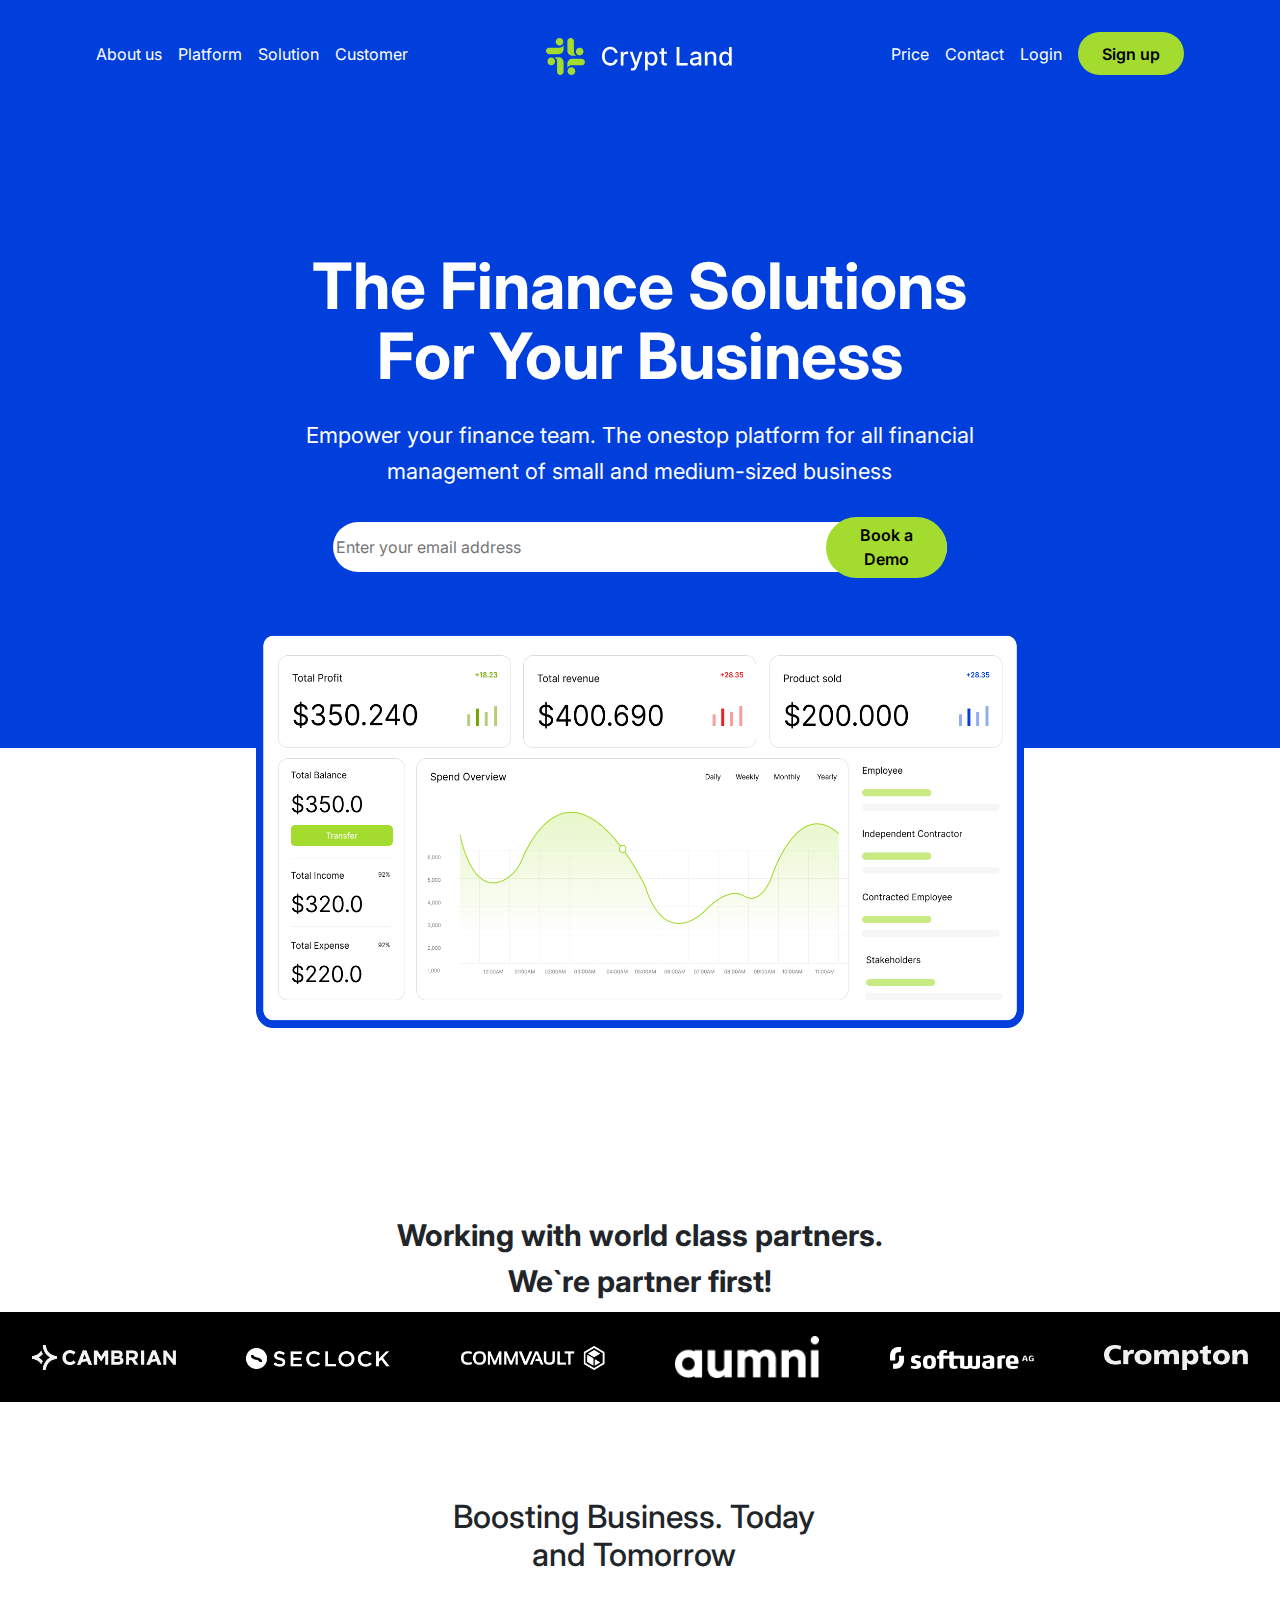
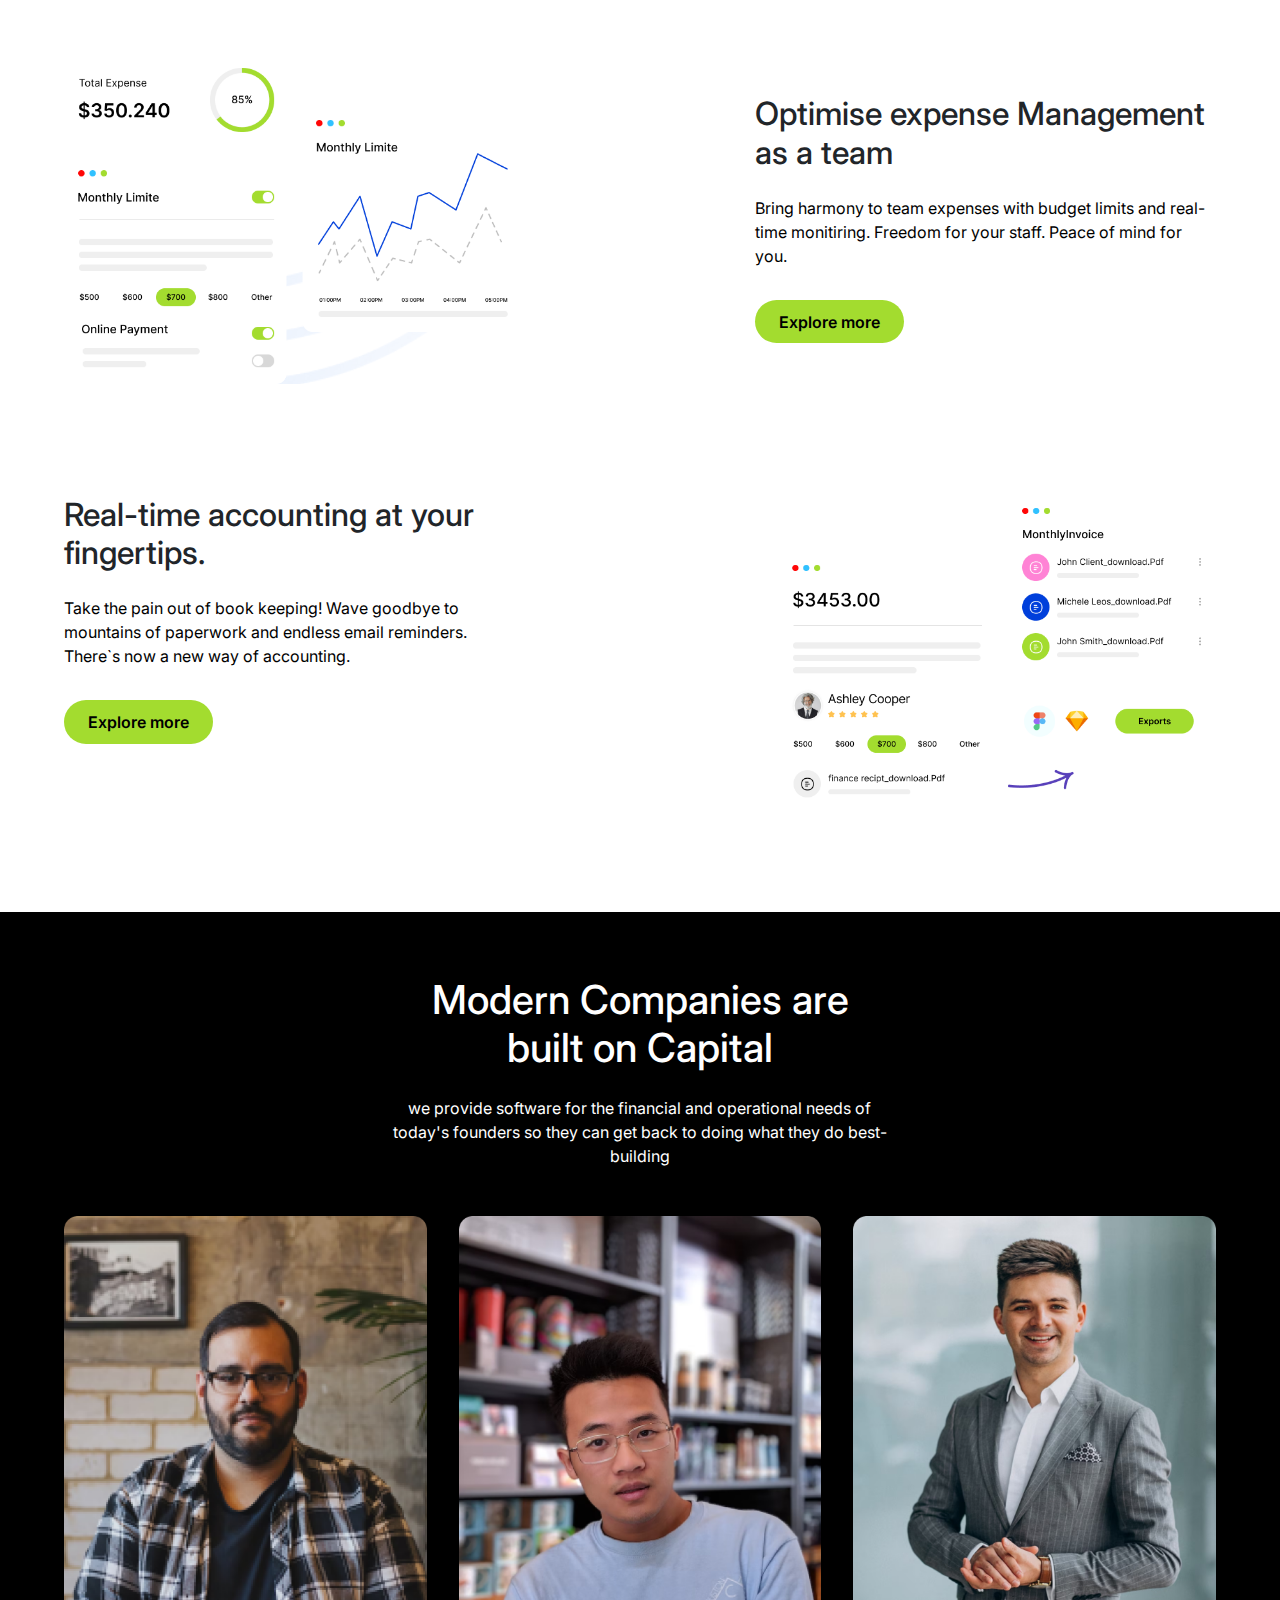
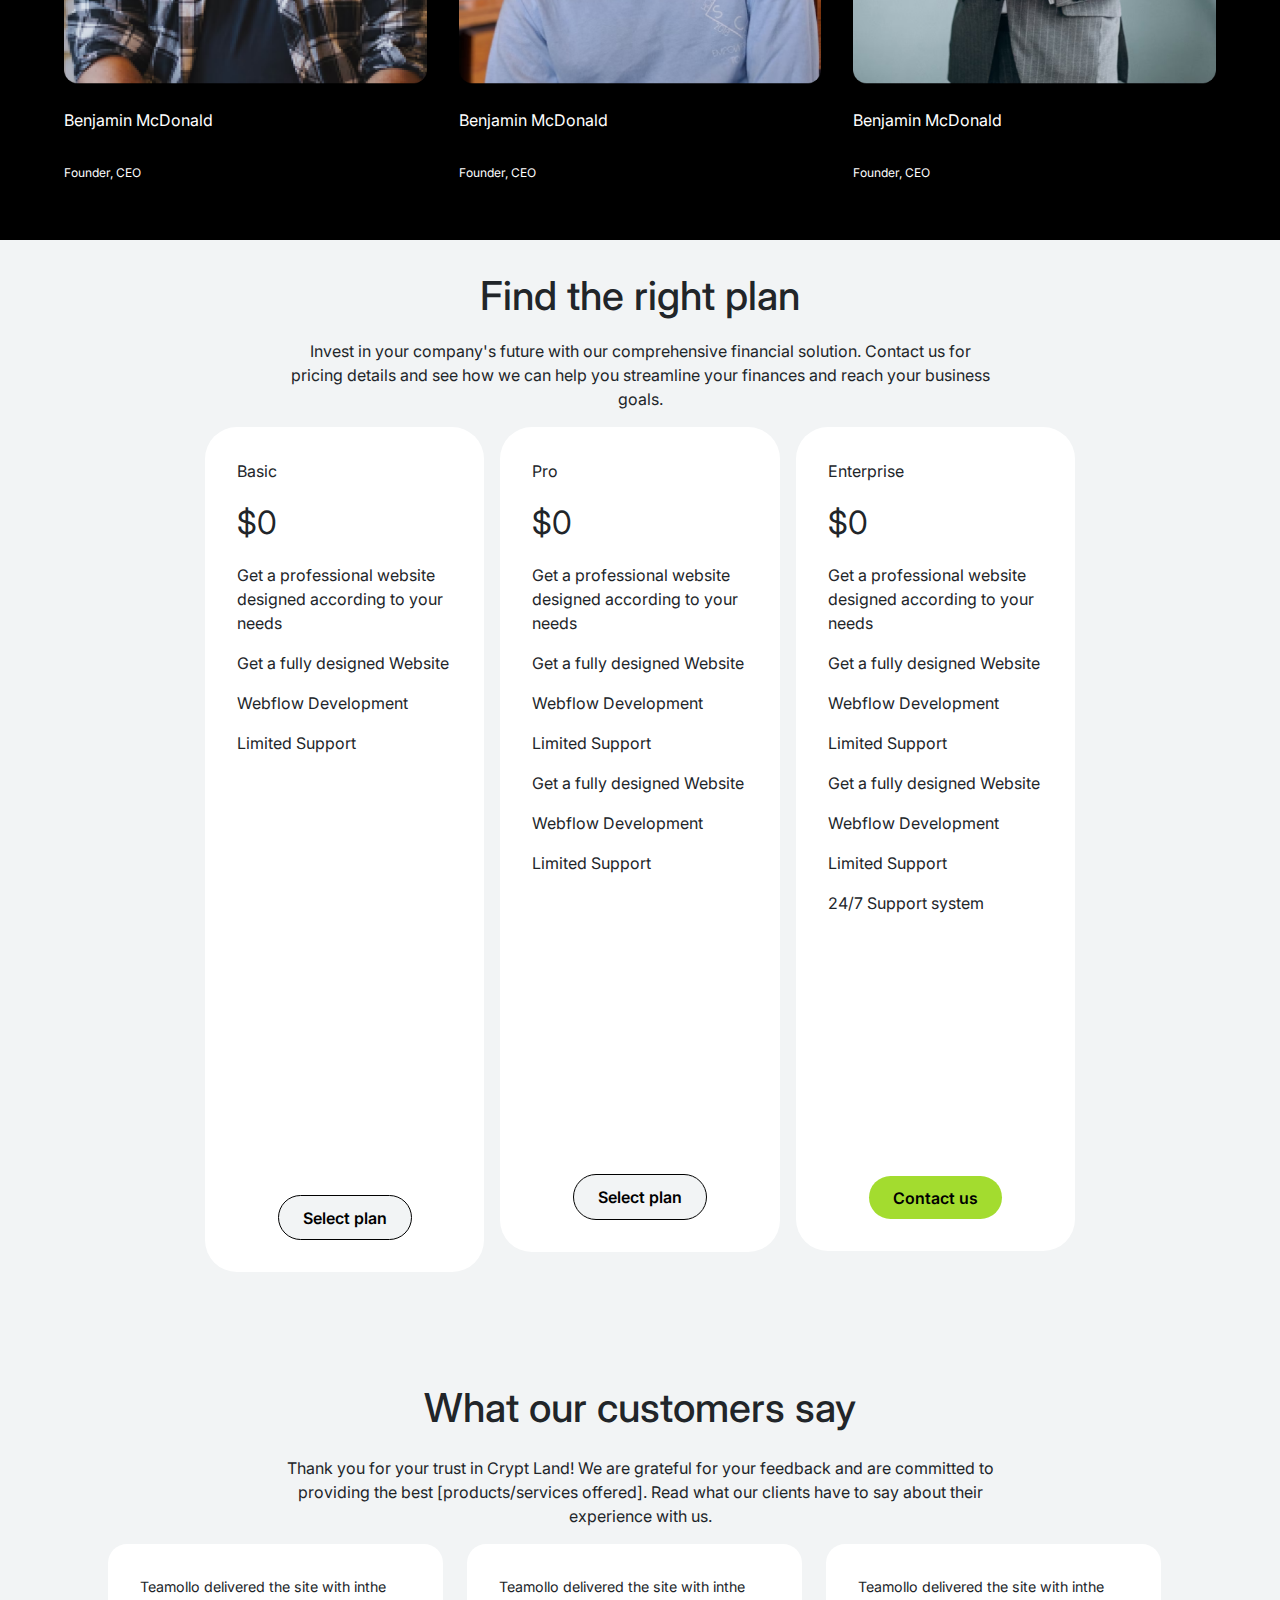
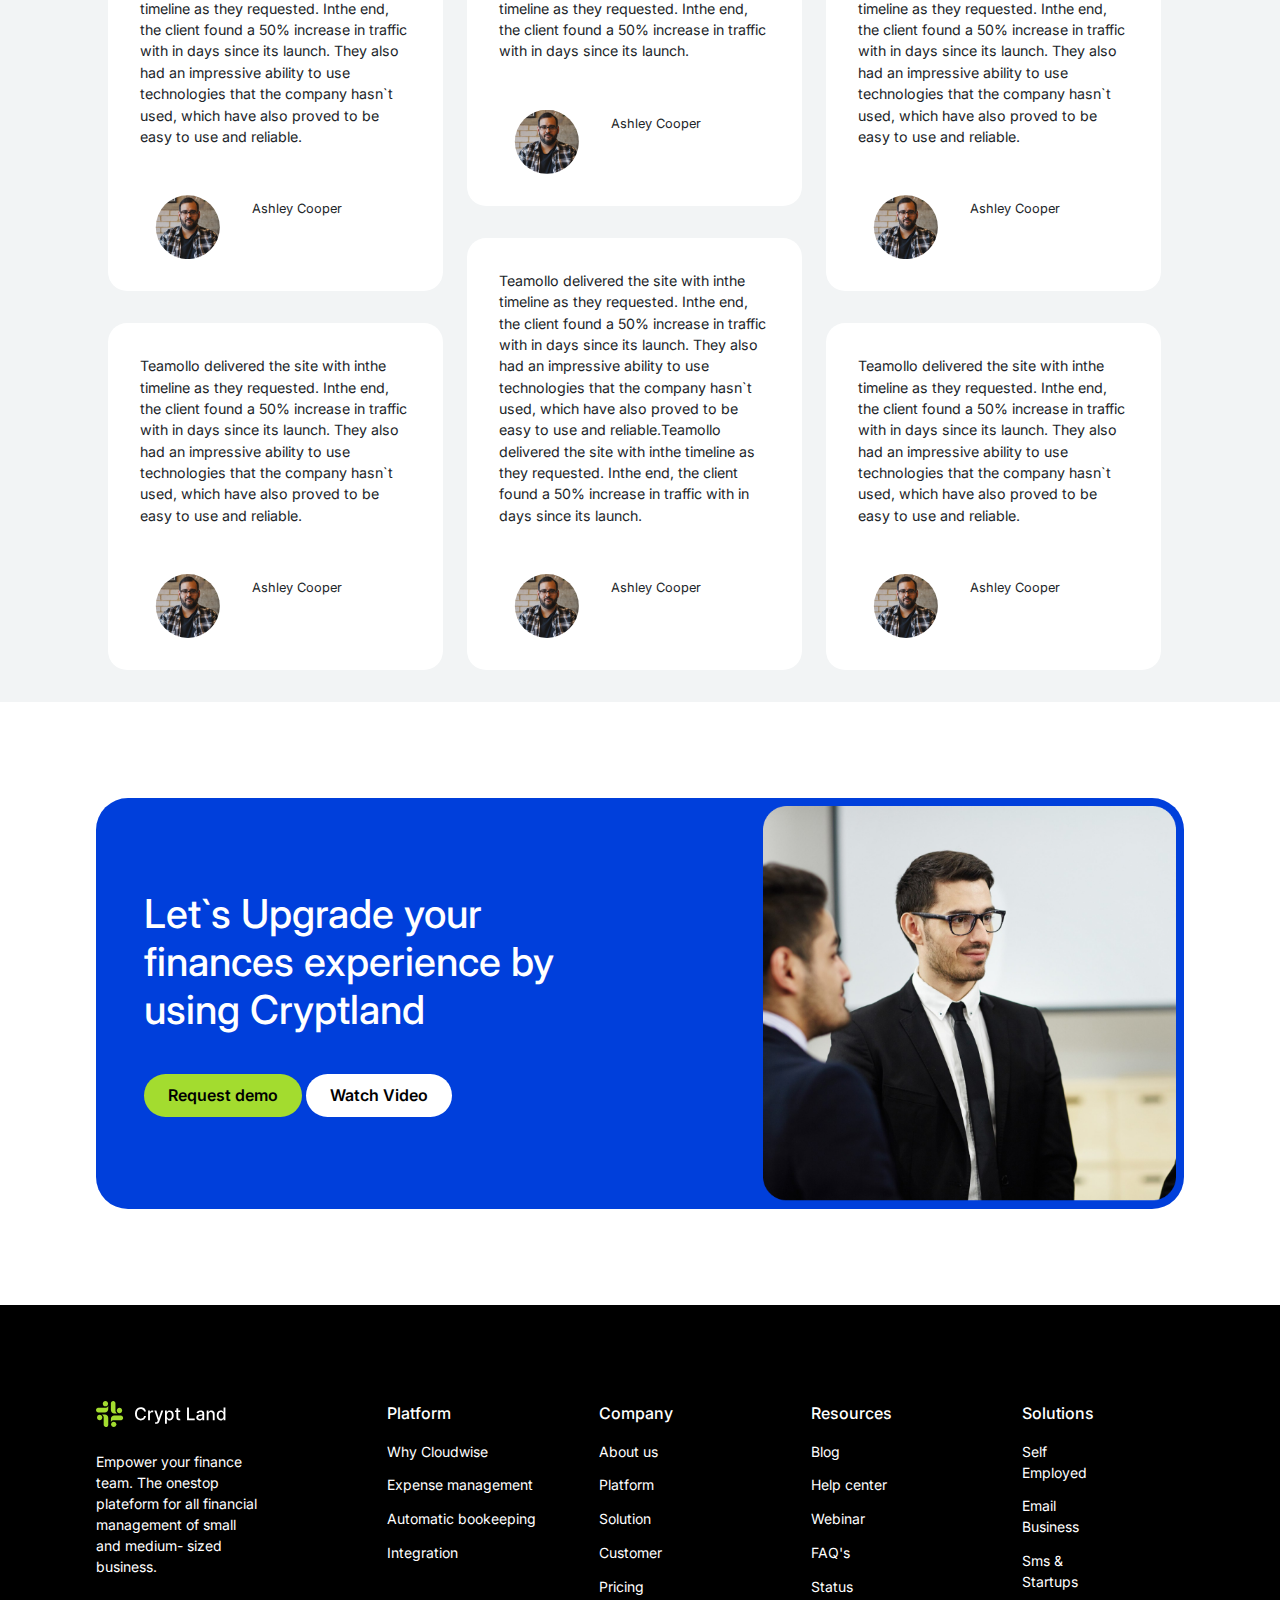
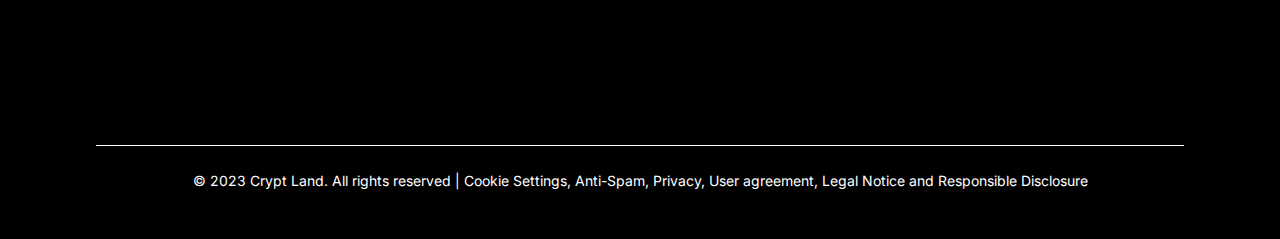
<file: index.html>
<!doctype html>
<html lang="en">
  <head>
    <meta charset="utf-8">
    <meta name="viewport" content="width=device-width, initial-scale=1">
    <title>CryptLand</title>
    <link href="https://cdn.jsdelivr.net/npm/bootstrap@5.3.3/dist/css/bootstrap.min.css" rel="stylesheet" integrity="sha384-QWTKZyjpPEjISv5WaRU9OFeRpok6YctnYmDr5pNlyT2bRjXh0JMhjY6hW+ALEwIH" crossorigin="anonymous">
    <link rel="stylesheet" href="./style.css">
    <link rel="stylesheet" href="https://cdnjs.cloudflare.com/ajax/libs/font-awesome/6.6.0/css/all.min.css" integrity="sha512-Kc323vGBEqzTmouAECnVceyQqyqdsSiqLQISBL29aUW4U/M7pSPA/gEUZQqv1cwx4OnYxTxve5UMg5GT6L4JJg==" crossorigin="anonymous" referrerpolicy="no-referrer" />
  </head>
  <body>
    <section class="header" style="background-color:#003FDB;">
      <div class="header-cont">
        <div class="left">
          

          <p>
            About us
          </p>
        
          <p>
            Platform
          </p>
        
          <p>
            Solution
          </p>
        
          <p>
            Customer
          </p>
        </div>

        <div class="center">
          <img src="./assets/logo.svg" alt="">
        </div>

        <div class="right">
          <p>
            Price
          </p>
        
          <p>
            Contact
          </p>
        
          <p>
            Login
          </p>
        
          <div class="signup">
            <button>Sign up</button>
          </div>
        </div>

        <div class="media"> 
          <div class="media-img">
            <img src="./assets/logo.svg" alt="">
          </div>
          
          <div class="burger">
            <i class="fa-solid fa-list"></i>
          </div>

          
        </div>
      </div>
    </section>

    <section class="hero">
      <div class="hero-ne">
        <div class="hero-section-container">
          <div class="hero-header">
            <h1 class="text-center">The Finance Solutions
              For Your Business</h1>
          </div>

          
          <div class="hero-paragraph">
            <p class="text-center">Empower your finance team. The onestop platform for all financial management of small and medium-sized business</p>
          </div>
  
          <div class="hero-form">
            <input type="text" placeholder="Enter your email address">
          
            <button>Book a Demo</button>
          </div>


          <div class="hero-form-2">
            <input type="text" placeholder=" Enter your email address">
          
            <button>Book a Demo</button>
          </div>
       
          </div>
        </div>
      </div>


      <div class="d"> 
        <div class="image">
          <img src="./assets/dashboard.png" alt="">
        </div>
      </div>
    </section>

    <section class="footer">
      <div class="footer-text">
        <h1>Working with world class partners.
          We`re partner first!</h1>
        
      </div>
      <div class='img-bg'>
       
          <div class="imgs">
            <img src="./assets/Component 59.png" alt="" class="img-fluid">
          </div>

          <div class="imgs">
            <img src="./assets/Component 60.png" alt="" class="img-fluid">
          </div>

          <div class="imgs">
            <img src="./assets/Component 61.png" alt="" class="img-fluid">
          </div>

          <div class="imgs">
            <img src="./assets/Component 57.png" alt="" class="img-fluid">
          </div>

          <div class="imgs">
            <img src="./assets/Component 55.png" alt="" class="img-fluid">
          </div>

          <div class="imgs">
            <img src="./assets/Component 56.png" alt="" class="img-fluid">
          </div>
        
      </div>
    </section>

    <section class="features">
      <div class="overall-cont">
        <div class="body-a">
          <div class="feat-head">
            <h2>Boosting Business. Today and Tomorrow</h2>
          </div>

          <div class="sides"> 
            <div class="right-image">
              <img src="./assets/right side.png" alt="">
            </div>

            <div class="left-feat">
              <div class="left-head">
                <h2>Optimise expense
                  Management as a team</h2>
              </div>

              <div class="left-para">
                <p>
                  Bring harmony to team expenses with budget limits and
real-time monitiring. Freedom for your staff. Peace of
mind for you.
                </p>
              </div>

              <div class="explore-more">
                <button>Explore more</button>
              </div>
            </div>
            
          </div>
        </div>

        <div class="body-b">
          <div class="right-feat">
            <div class="left-head">
              <h2>Real-time accounting
                at your fingertips.</h2>
            </div>

            <div class="left-para">
              <p>
                Take the pain out of book keeping! Wave goodbye to
mountains of paperwork and endless email reminders.
There`s now a new way of accounting.
              </p>
            </div>

            <div class="explore-more">
              <button>Explore more</button>
            </div>
          </div>
          
          <div class="body-b-img">
            <img src="./assets/image.png" alt="">
            </div>
          </div>
        </div>
      </div>
    </section>

    <section class="customerts">
      <div class="customerts-header-para">
        <div class="customerts-header">
          <h1>Modern Companies are built on Capital</h1>
        </div>
  
        <div class="customerts-para">
          <p>we provide software for the financial and operational needs of today's founders so they can get back to doing what they do best-building</p>
        </div>
      </div>

      <div class="customerts-img">
        <div class="img1">
            <div class="img">
              <img src="./assets/Rectangle 403.png" alt="">
            </div>

            <div class="text">
              <div class="p1">
                <p>
                  Benjamin McDonald
                </p>
              </div>
              <div class="p2">
                <p>
                  Founder, CEO
                </p>
              </div>
              
            </div>
        
        </div>

        <div class="img2">
            <div class="img">
              <img src="./assets/Rectangle 404.png" alt="">
            </div>
            <div class="text">
              <div class="p1">
                <p>
                  Benjamin McDonald
                </p>
              </div>
              <div class="p2">
                <p>
                  Founder, CEO
                </p>
              </div>
              
            </div>
        </div>
        <div class="img3">

            <div class="img">
              <img src="./assets/Rectangle 405.png" alt="">
            </div>

            <div class="text">
              <div class="p1">
                <p>
                  Benjamin McDonald
                </p>
              </div>
              <div class="p2">
                <p>
                  Founder, CEO
                </p>
              </div>
              
            </div>
        </div>

      
      </div>
    </section>
    
    <section class="overall-pricing">
      <div class="pricing">
        <div class="price-header">
          <div class="price-head">
            <h1>Find the right plan</h1>
          </div>
  
          <div class="price-para">
            <p>
              Invest in your company's future with our comprehensive financial solution. Contact us for pricing details
  and see how we can help you streamline your finances and reach your business goals.
            </p>
          </div>
        </div>

        <div class="pricing-cards">
          <div class="card1">
            <div class="card-info">
              <div class="card-para">
                <p>
                  Basic
                </p>
  
                <p class="p-bold">
                  $0
                </p>
  
                <p>
                  Get a professional website designed according to your needs
                </p>
  
                <p>
                  Get a fully designed Website
                </p>
  
                <p>
                  Webflow Development
                </p>
  
                <p>
                  Limited Support
                </p>
              </div>
            
              <div class="card-button">
                <button>Select plan</button>
              </div>

            </div>
          </div>

          <div class="card2">
            <div class="card-info">
              <div class="card-para">
                <p>
                  Pro
                </p>
  
                <p class="p-bold">
                  $0
                </p>
  
                <p>
                  Get a professional website designed according to your needs
                </p>
  
                <p>
                  Get a fully designed Website
                </p>
  
                <p>
                  Webflow Development
                </p>
  
                <p>
                  Limited Support
                </p>

                <p>
                  Get a fully designed Website
                </p>
  
                <p>
                  Webflow Development
                </p>
  
                <p>
                  Limited Support
              </div>
            
              <div class="card2-button">
                <button>Select plan</button>
              </div>
            </div>
          </div>

          <div class="card3">
            <div class="card-info">
              <div class="card-para">
                <p>
                  Enterprise
                </p>
  
                <p class="p-bold">
                  $0
                </p>
  
                <p>
                  Get a professional website designed according to your needs
                </p>
  
                <p>
                  Get a fully designed Website
                </p>
  
                <p>
                  Webflow Development
                </p>
  
                <p>
                  Limited Support
                </p>
                
                <p>
                  Get a fully designed Website
                </p>
  
                <p>
                  Webflow Development
                </p>
  
                <p>
                  Limited Support
                </p>

                <p>
                  24/7 Support system
                </p>
              </div>
            
              <div class="card3-button">
                <button>Contact us</button>
              </div>
            </div>
            </div>
          </div>
        </div>
      </div>
    </section>

    <section class="testimonials">
      <div class="testimonial-header">
        <div class="test-head">
          <h1>What our customers say</h1>
        </div>

        <div class="test-para">
          <p>Thank you for your trust in Crypt Land! We are grateful for your feedback and are committed to providing the best [products/services offered]. Read what our clients have to say about their experience with us.</p>
        </div>
        <div class="testimonial-cards container-fluid">
          <div class="row">
            <div class="col-4 first-col">

              <div class="test-card1">
                <div class="test-card1-p"> 
                  <p>
                    Teamollo delivered the site with inthe timeline as they requested. Inthe end, the client found a 50% increase in traffic with in days since its launch. They also had an impressive ability to use technologies that the company hasn`t used, which have also proved to be easy to use and reliable.
                  </p>
                </div>

                <div class="test-card1-image">
                  <div class="round-image">
                    
                  </div>

                  <div class="name-star">
                    <p>Ashley Cooper</p>
                    <p><i class="fa-regular fa-star"></i>
                      <i class="fa-regular fa-star"></i>
                      <i class="fa-regular fa-star"></i>
                      <i class="fa-regular fa-star"></i>
                      <i class="fa-regular fa-star"></i></p>
                  </div>

                </div>
              </div>

              <div class="test-card2">
                <div class="test-card1-p"> 
                  <p>
                    Teamollo delivered the site with inthe timeline as they requested. Inthe end, the client found a 50% increase in traffic with in days since its launch. They also had an impressive ability to use technologies that the company hasn`t used, which have also proved to be easy to use and reliable.
                  </p>
                </div>

                <div class="test-card1-image">
                  <div class="round-image">
                    
                  </div>

                  <div class="name-star">
                    <p>Ashley Cooper</p>
                    <p><i class="fa-regular fa-star"></i>
                      <i class="fa-regular fa-star"></i>
                      <i class="fa-regular fa-star"></i>
                      <i class="fa-regular fa-star"></i>
                      <i class="fa-regular fa-star"></i></p>
                  </div>

                </div>
              </div>

            </div>

            <div class="col-4 sec-col">
              
              <div class="test-card1-a">
                <div class="test-card1-p"> 
                  <p>
                    Teamollo delivered the site with inthe timeline as they requested. Inthe end, the client found a 50% increase in traffic with in days since its launch.
                  </p>
                </div>

                <div class="test-card1-image">
                  <div class="round-image">
                    
                  </div>

                  <div class="name-star">
                    <p>Ashley Cooper</p>
                    <p><i class="fa-regular fa-star"></i>
                      <i class="fa-regular fa-star"></i>
                      <i class="fa-regular fa-star"></i>
                      <i class="fa-regular fa-star"></i>
                      <i class="fa-regular fa-star"></i></p>
                  </div>

                </div>
              </div>

              <div class="test-card2-b">
                <div class="test-card1-p"> 
                  <p>
                    Teamollo delivered the site with inthe timeline as they requested. Inthe end, the client found a 50% increase in traffic with in days since its launch. They also had an impressive ability to use technologies that the company hasn`t used, which have also proved to be easy to use and reliable.Teamollo delivered the site with inthe timeline as they requested. Inthe end, the client found a 50% increase in traffic with in days since its launch. 
                  </p>
                </div>

                <div class="test-card1-image">
                  <div class="round-image">
                    
                  </div>

                  <div class="name-star">
                    <p>Ashley Cooper</p>
                    <p><i class="fa-regular fa-star"></i>
                      <i class="fa-regular fa-star"></i>
                      <i class="fa-regular fa-star"></i>
                      <i class="fa-regular fa-star"></i>
                      <i class="fa-regular fa-star"></i></p>
                  </div>

                </div>
              </div>

            </div>

            <div class="col-4 third-col">
              
              <div class="test-card1">
                <div class="test-card1-p"> 
                  <p>
                    Teamollo delivered the site with inthe timeline as they requested. Inthe end, the client found a 50% increase in traffic with in days since its launch. They also had an impressive ability to use technologies that the company hasn`t used, which have also proved to be easy to use and reliable.
                  </p>
                </div>

                <div class="test-card1-image">
                  <div class="round-image">
                    
                  </div>

                  <div class="name-star">
                    <p>Ashley Cooper</p>
                    <p><i class="fa-regular fa-star"></i>
                      <i class="fa-regular fa-star"></i>
                      <i class="fa-regular fa-star"></i>
                      <i class="fa-regular fa-star"></i>
                      <i class="fa-regular fa-star"></i></p>
                  </div>

                </div>
              </div>

              <div class="test-card2">
                <div class="test-card1-p"> 
                  <p>
                    Teamollo delivered the site with inthe timeline as they requested. Inthe end, the client found a 50% increase in traffic with in days since its launch. They also had an impressive ability to use technologies that the company hasn`t used, which have also proved to be easy to use and reliable.
                  </p>
                </div>

                <div class="test-card1-image">
                  <div class="round-image">
                    
                  </div>

                  <div class="name-star">
                    <p>Ashley Cooper</p>
                    <p><i class="fa-regular fa-star"></i>
                      <i class="fa-regular fa-star"></i>
                      <i class="fa-regular fa-star"></i>
                      <i class="fa-regular fa-star"></i>
                      <i class="fa-regular fa-star"></i></p>
                  </div>

                </div>
              </div>

            </div>
          </div>
        </div>
        <div class="testimonials-card-tab">
          <div class="test-card1">
            <div class="test-card1-p"> 
              <p>
                Teamollo delivered the site with inthe timeline as they requested. Inthe end, the client found a 50% increase in traffic with in days since its launch. They also had an impressive ability to use technologies that the company hasn`t used, which have also proved to be easy to use and reliable.
              </p>
            </div>

            <div class="test-card1-image">
              <div class="round-image">
                
              </div>

              <div class="name-star">
                <p>Ashley Cooper</p>
                <p><i class="fa-regular fa-star"></i>
                  <i class="fa-regular fa-star"></i>
                  <i class="fa-regular fa-star"></i>
                  <i class="fa-regular fa-star"></i>
                  <i class="fa-regular fa-star"></i></p>
              </div>

            </div>
          </div>
          <div class="test-card1">
            <div class="test-card1-p"> 
              <p>
                Teamollo delivered the site with inthe timeline as they requested. Inthe end, the client found a 50% increase in traffic with in days since its launch. 
              </p>
            </div>

            <div class="test-card1-image">
              <div class="round-image">
                
              </div>

              <div class="name-star">
                <p>Ashley Cooper</p>
                <p><i class="fa-regular fa-star"></i>
                  <i class="fa-regular fa-star"></i>
                  <i class="fa-regular fa-star"></i>
                  <i class="fa-regular fa-star"></i>
                  <i class="fa-regular fa-star"></i></p>
              </div>

            </div>
          </div>
        

          <div class="test-card1">
            <div class="test-card1-p"> 
              <p>
                Teamollo delivered the site with inthe timeline as they requested. Inthe end, the client found a 50% increase in traffic with in days since its launch. They also had an impressive ability to use technologies that the company hasn`t used, which have also proved to be easy to use and reliable.
              </p>
            </div>

            <div class="test-card1-image">
              <div class="round-image">
                
              </div>

              <div class="name-star">
                <p>Ashley Cooper</p>
                <p><i class="fa-regular fa-star"></i>
                  <i class="fa-regular fa-star"></i>
                  <i class="fa-regular fa-star"></i>
                  <i class="fa-regular fa-star"></i>
                  <i class="fa-regular fa-star"></i></p>
              </div>

            </div>
          </div>

          <div class="test-card1">
            <div class="test-card1-p"> 
              <p>
                Teamollo delivered the site with inthe timeline as they requested. Inthe end, the client found a 50% increase in traffic with in days since its launch. They also had an impressive ability to use technologies that the company hasn`t used, which have also proved to be easy to use and reliable.
              </p>
            </div>

            <div class="test-card1-image">
              <div class="round-image">
                
              </div>

              <div class="name-star">
                <p>Ashley Cooper</p>
                <p><i class="fa-regular fa-star"></i>
                  <i class="fa-regular fa-star"></i>
                  <i class="fa-regular fa-star"></i>
                  <i class="fa-regular fa-star"></i>
                  <i class="fa-regular fa-star"></i></p>
              </div>

            </div>
          </div>

          <div class="test-card1">
            <div class="test-card1-p"> 
              <p>
                Teamollo delivered the site with inthe timeline as they requested. Inthe end, the client found a 50% increase in traffic with in days since its launch. They also had an impressive ability to use technologies that the company hasn`t used, which have also proved to be easy to use and reliable.They also had an impressive ability to use technologies that the company hasn`t used, which have also proved to be easy to use and reliable.  
              </p>
            </div>

            <div class="test-card1-image">
              <div class="round-image">
                
              </div>

              <div class="name-star">
                <p>Ashley Cooper</p>
                <p><i class="fa-regular fa-star"></i>
                  <i class="fa-regular fa-star"></i>
                  <i class="fa-regular fa-star"></i>
                  <i class="fa-regular fa-star"></i>
                  <i class="fa-regular fa-star"></i></p>
              </div>

            </div>
          </div>

          <div class="test-card1">
            <div class="test-card1-p"> 
              <p>
                Teamollo delivered the site with inthe timeline as they requested. Inthe end, the client found a 50% increase in traffic with in days since its launch. They also had an impressive ability to use technologies that the company hasn`t used, which have also proved to be easy to use and reliable.
              </p>
            </div>

            <div class="test-card1-image">
              <div class="round-image">
                
              </div>

              <div class="name-star">
                <p>Ashley Cooper</p>
                <p><i class="fa-regular fa-star"></i>
                  <i class="fa-regular fa-star"></i>
                  <i class="fa-regular fa-star"></i>
                  <i class="fa-regular fa-star"></i>
                  <i class="fa-regular fa-star"></i></p>
              </div>

            </div>
          </div>
        </div>
      </div>
    </section>

    <section class="cta">
      <div class="cta-card">
        <div class="cta-text">
          <div class="cta-head">
            <h1>Let`s Upgrade your
              finances experience
              by using Cryptland</h1>
          </div>

          <div class="cta-buttons">
            <button class="green-button"> Request demo</button>
            <button class="white-button"> Watch Video </button>
          </div>
        </div>

        <div class="cta-image">
          <img src="./assets/Rectangle 388.png" alt="">
        </div>
      </div>
    </section>

    <section class="logofolio">
      <div class="logofolio-top">
        <div class="social">
          <div class="social-crypt">
            <img src="./assets/logo.svg" alt="">
          </div>

          <div class="social-text">
            <p>Empower your finance team. The
              onestop plateform for all financial
              management of small and medium-
              sized business.</p>
          </div>

          <div class="social-logo">
            <a href="#"><i class="fa-brands fa-x-twitter"></i></a>
            <a href="#"><i class="fa-brands fa-facebook"></i></a>
            <a href="#"><i class="fa-brands fa-linkedin-in"></i></a>
            <a href="#"><i class="fa-brands fa-youtube"></i></a>
          </div>
        </div>

        <div class="others">
          <div class="platform">
            <div class="plat-head">
              <p>Platform</p>
            </div>
  
            <div class="plat-tail">
              <a href="#">
                Why Cloudwise
              </a>
  
              <a href="#">
                Expense management
              </a>
  
              <a href="#"> Automatic bookeeping</a>
              <a href="#">Integration</a>
            </div>
          </div>
  
          <div class="company">
            <div class="comp-head">
              <p>Company</p>
            </div>
  
            <div class="comp-tail">
              <a href="#">About us</a>
              <a href="#">Platform</a>
              <a href="#">
                Solution
              </a>
              <a href="#">Customer</a>
              <a href="#">Pricing</a>
            </div>
          </div>
  
          <div class="resources">
            <div class="re-head">
              <p>Resources</p>
            </div>
  
            <div class="re-tail">
              <a href="#">Blog</a>
              <a href="#">Help center</a>
              <a href="#">Webinar</a>
              <a href="#">FAQ's</a>
              <a href="#">Status</a>
            </div>
          </div>
  
          <div class="solutions">
            <div class="sol-head">
              <p>Solutions</p>
            </div>
  
            <div class="sol-tail">
              <a href="#">Self Employed</a>
              <a href="#">Email Business</a>
              <a href="#"> Sms & Startups</a>
            </div>
          </div>
        </div>
      </div>

      <div class="logofolio-b">
        <p>© 2023 Crypt Land. All rights reserved     |     Cookie Settings, Anti-Spam, Privacy, User agreement, Legal Notice and Responsible Disclosure</p>
      </div>
    </section>
    <script src="https://cdn.jsdelivr.net/npm/bootstrap@5.3.3/dist/js/bootstrap.bundle.min.js" integrity="sha384-YvpcrYf0tY3lHB60NNkmXc5s9fDVZLESaAA55NDzOxhy9GkcIdslK1eN7N6jIeHz" crossorigin="anonymous"></script>
    <script src="https://cdn.jsdelivr.net/npm/@popperjs/core@2.11.8/dist/umd/popper.min.js" integrity="sha384-I7E8VVD/ismYTF4hNIPjVp/Zjvgyol6VFvRkX/vR+Vc4jQkC+hVqc2pM8ODewa9r" crossorigin="anonymous"></script>
    <script src="https://cdn.jsdelivr.net/npm/bootstrap@5.3.3/dist/js/bootstrap.min.js" integrity="sha384-0pUGZvbkm6XF6gxjEnlmuGrJXVbNuzT9qBBavbLwCsOGabYfZo0T0to5eqruptLy" crossorigin="anonymous"></script>
  </body>
</html>
</file>
<file: style.css>
@import url('https://fonts.googleapis.com/css2?family=Inter:wght@100..900&display=swap');

*{
    margin: 0;
    padding: 0;
    box-sizing: border-box;
    font-family:"Inter", sans-serif;
}

.header-cont{
    width: 100%;
    height: auto;
    padding: 2rem;
    display: flex;
    flex-direction: row;
    justify-content:center;
    align-items: center;
    column-gap: 1rem;
}

.left,.right{
    width: 40%;
    height: auto;
    display: flex;
    flex-direction: row;
    column-gap: 1rem;
    align-items: center;
}

.left{
    justify-content:start;
    padding-left: 4rem;
}
.media{
    display: none;
}
.right{
    justify-content:end;
    padding-right: 4rem;
}

.left p,.right p{
    color:white
}

.center{
    width: 20%;
    height: auto;
    display: flex;
    flex-direction: row;
    justify-content:center;
    align-content: center;
    margin-bottom: 0.6rem;
}

.center img{
    width: 80%;
    height: 100%;
}

.signup{
    margin-bottom: 1rem;
}
.signup button{
    width: fit-content;
    height: auto;
    background-color: #A3DC2F;
    font-weight: 600;
    border: none;
    border-radius: 5rem;
    padding: 0.6rem 1.5rem 0.6rem 1.5rem;
}


.signup button:hover{
    background-color: burlywood;
}

.hero-ne{
    background-color: #003FDB;

    padding-bottom: 10rem;

}
.hero-section-container{
    width: 100%;
    height: auto;
    color: white;
    padding: 8rem  8rem 0;
    display: flex;
    flex-direction: column;
    justify-content: center;
    align-items: center;
    row-gap: 1.1rem;
}

.hero-header{
    width: 70%;
}
.hero-paragraph{
    width: 70%;
}

.hero-header h1{
    font-size: 4rem
    ;
    line-height: 70px;
        
    font-weight: 700;
}


.hero-paragraph p{

    font-size: 
    22px;
    line-height: 36px;
        
    font-weight: 400;
}

.hero-form{
    background-color: white;
    width: 60%;
    height: 50px;
    display: flex;
    flex-direction: row;
    justify-content: center;
    align-items: center;
    border-radius: 2rem;
    margin-bottom: 1rem;
    column-gap: 30%;
}

.hero-form-2{
    display: none;
}


.hero-form input{
border: none;
outline: none;
margin-left: 0.2rem;
}

.hero-form button{  
    width: fit-content;
    background-color: #A3DC2F;
    font-weight: 600;
    border: none;
    border-radius: 5rem;
    height:auto;
    padding:0.4rem 1rem 0.4rem 1rem;
    margin-left:3.6rem
    
}





.d{
    position: relative; 
    width: 100%;
    height:25rem;
    background-color: #ffffff;
}

.image{
    width: 100%;
    height: 100%;
    background-color: #ffffff;
    position: relative;
    display: flex;
    flex-direction: row;
    justify-content:center;
    align-items: center;
}

.image img{
    width: 60%;
    height: 100%;
    top: -120px;
    position: absolute;
    
}

.footer{
    width: 100%;
    height: auto;
    margin-top: 4rem;
}



.footer-text{
    width: 100%;
    height: auto;
    display: flex;
    flex-direction: row;
    justify-content: center;
    align-items: center;

}

.footer-text h1{
    width: 40%;
    height: auto;
    text-align: center;
    font-size: 30px;
    line-height: 46px;
    font-weight: 
    700;
}

.img-bg{
    width: 100%;
    height: auto;
    background-color: black;
    display:flex;
    flex-direction: row;
    justify-content: space-between;
    align-items: center;
    padding: 1.5rem 2rem;
}

.imgs{
    width: 9rem;
    height: auto;
}

.imgs img{
    width: 100%;
    height: 100%;
}
.overall-cont{
    width: 100%;
    height: auto;
    padding: 6rem 4rem 6rem 4rem;
    display: flex;
    flex-direction: column;
    justify-content: start;
    align-items: start;
    row-gap: 2rem;
}
.body-a{
    width: 100%;
    height: auto;
}
.feat-head{
    width: 33%;
    height: auto;
    margin-left: 33%;
    margin-bottom: 5rem;
}

.feat-head h2{
    text-align: center;
}

.sides{
    width: fit-content;
    height: auto;
    display: flex;
    flex-direction: row;
    justify-content: space-between;
    align-items: center;
    
}

.right-image{
    width: 40%;
    height: auto;
    background-image: url("./assets/Group\ 299\ \(1\).png");
    background-repeat: no-repeat;
    background-position:top right;
    background-size:100%;
    background-color: none;
}

.right-image img{
    width: 100%;
    height: 100%;
}

.left-feat,.right-feat{
    width: 40%;
    display: flex;
    flex-direction: column;
    justify-content: start;
    align-items: start;
    row-gap: 1rem;

}

.left-para p{
    color: black;
}
.left-head{
    width: fit-content;
    height: auto;
}

.left head h2{
    text-align: start;
}

.explore-more{
    width: fit-content;
    height: auto;
}

.explore-more button{
    background-color: #A3DC2F;
    font-weight: 600;
    border: none;
    border-radius: 5rem;
    padding: 0.6rem 1.5rem 0.6rem 1.5rem;
}

.body-b{
    width: 100%;
    height: auto;
    margin-top:5rem;
    display: flex;
    flex-direction: row;
    justify-content:    space-between;
    align-items: start;
    row-gap: 2rem;
  
   
}


.left-image{
    width: 100%;
    height: auto;
}

.body-b-img{
    width: 40%;
}

.body-b-img img{
    width: 100%;
}

.customerts{
    width: 100%;
    height: auto;
    background-color: black;
    padding: 4rem 4rem 9rem 4rem ;
}

.customerts-header-para{
    width: 100%;
    height: auto;
    display: flex;
    flex-direction: column;
    justify-content: center;
    align-items: center;
    row-gap: 1rem;
}


.customerts-header{
    width: 38%;
    height: auto;
}

.customerts-header h1{
    text-align: center;
    color: white;
}

.customerts-para{
    width: 45%;
    height: auto;
}

.customerts-para p{
    text-align: center;
    color: white;
}

.customerts-img {
    width: 100%;
    height: auto;
    display: flex;
    flex-direction: row;
    justify-content: center;
    align-items: center;
    column-gap: 2rem;
    margin-top: 2rem;
    
}


.img1,.img2,.img3{
    width: 33%;
    height: 30rem;
    display: flex;
    flex-direction: column;
    justify-content: start;
    align-items: start;
    row-gap: 1.5rem;

}



.img1 img,.img2 img,.img3 img{
    width: 100%;
    height: 100%;
}

.text{
    width: fit-content;
    height: auto;
    display: flex;
    flex-direction: column;
    justify-content: start;
    align-items: start;

    color: white;
    row-gap: 1rem;
}
.p1{
    width: fit-content;
    height: auto;
}

.p2{
    font-size: 12px;
}
.overall-pricing{
    width: 100%;
    height: auto;
    padding: 2rem 6rem 2rem 6rem;
    background-color: #F2F4F5;
}

.pricing{
    width: 100%;
    height: auto;
    display: flex;
    flex-direction: column;
    justify-content: center;
    align-items: center;
}

.price-header{
    width: 100%;
    height: auto;
    display: flex;
    flex-direction: column;
    justify-content: center;
    align-items: center;
    row-gap: 0.7rem;
}

.price-head{
    width: 40%;
    height: auto;
}

.price-head h1{
    text-align: center;
}

.price-para{
    width: 65%;
    height: auto;
}

.price-para p{
    text-align: center;
}

.pricing-cards{
    width: 80%;
    height: auto;
    display: flex;
    flex-direction: row;
    justify-content: start;
    align-items: start;
    column-gap: 1rem;
}

.card1,.card2,.card3{
    width:33%;
    height: auto;
    background-color: white;
    border-radius: 2rem;
    padding: 2rem;
}

.card-info{
    width:100%;
    height: auto;
    display: flex;
    flex-direction: column;
    justify-content: space-between;
    align-items: center;

}

.p-bold{
    font-size: 2rem;
    font-weight: 400;
}

.card-button  button{
    margin-top: 26.5rem;
    background-color: #F2F4F5;
    font-weight: 600;
    border: 1px solid black;
    border-radius: 5rem;
    padding: 0.6rem 1.5rem 0.6rem 1.5rem;
}

.card2-button  button{
    margin-top: 17.7rem;
    background-color: #F2F4F5;
    font-weight: 600;
    border: 1px solid black;
    border-radius: 5rem;
    padding: 0.6rem 1.5rem 0.6rem 1.5rem;
}

.card3-button  button{
    margin-top: 15.3rem;
    background-color: #A3DC2F;
    font-weight: 600;
    border: none;
    border-radius: 5rem;
    padding: 0.6rem 1.5rem 0.6rem 1.5rem;
}

.testimonials{
    width: 100%;
    height: auto;
    padding: 4rem 6rem 2rem 6rem;
    background-color: #F2F4F5;
}

.testimonials-card-tab{
    display: none;
}
.testimonial-header{
    width: 100%;
    height: auto;
    display: flex;
    flex-direction: column;
    justify-content: center;
    align-items: center;
}

.test-head{
    width: 100%;
    height: auto;

}

.test-head h1{
    text-align: center;
    line-height: 5rem;
}

.test-para{
    width: 70%;
    height: auto;
}

.test-para p{
    text-align: center;
}

.testimonial-cards{
    width: 100%;
    height: auto;
}

.first-col,.sec-col,.third-col{
    width: 33%;
    height: auto;
}

.test-card1,.test-card2{
    width: 100%;
    height: auto;
    background-color: #ffffff;
    padding: 2rem;
    border-radius: 1.2rem;
    display: flex;
    flex-direction: column;
    justify-content: center;
    align-items: start;
    row-gap: 2rem;
}

.test-card1-p,.test-card2-p{
    width: 100%;
    height: auto;
}

.test-card1-p p,.test-card2-p p{
    font-size: 0.89rem;
}

.test-card1-image,.test-card2-image{
    width: 100%;
    height: auto;
    display: flex;
    flex-direction: row;
    justify-content: start;
    align-items: start;
    column-gap: 1rem;
}

.round-image{
    width: 60%;
    height: 4rem;
    clip-path: circle();
    background-image: url(./assets/Rectangle\ 403.png);
    background-position:center;
    background-repeat: no-repeat;
    background-size:4.5rem;
}  

.name-star{
    width: 100%;
    height: auto;
    display: flex;
    flex-direction: column;
    justify-content: end;
    align-items: start;
    padding-top: 0.8rem;
}

.name-star p{
    line-height: 0.1rem;
    font-size: 0.8rem;
    text-wrap:wrap;
}


.first-col,
.sec-col,.third-col{
    width: 33%;
    height: fit-content;
    display: flex;
    flex-direction: column;
    justify-content: start;
    align-items: start;
    row-gap: 2rem;
}


.test-card1-a{
    width: 100%;
    height: fit-content;
    background-color: #ffffff;
    padding: 2rem;
    border-radius: 1.2rem;
    display: flex;
    flex-direction: column;
    justify-content: center;
    align-items: start;
    row-gap: 2rem;
}
.test-card2-b{
    width: 100%;
    height:auto;
    background-color: #ffffff;
    padding: 2rem;
    border-radius: 1.2rem;
    display: flex;
    flex-direction: column;
    justify-content: center;
    align-items: start;
    row-gap: 2rem;
}

.cta{
    width:100%;
    height:auto
}

.cta-card{
    width: fit-content;
    height:auto;
    display: flex;
    flex-direction: row;
    justify-content: space-between;
    align-items: center;
    margin: 6rem 6rem 6rem 6rem;
    background-color: #003FDB;
    border-radius: 2rem;
    padding: 0.5rem 0.5rem 0.5rem 3rem;
    
}

.cta-text{
    width: 40%;
    height: auto;
    display: flex;
    flex-direction: column;
    justify-content: start;
    align-items: start;
    row-gap: 2rem;
}

.cta-head{
    width: fit-content;
    height: auto;
}

.cta-head h1{
    color: #ffffff;
}

.cta-buttons{
    width: fit-content;
    height: auto;
}



.green-button{
    width: fit-content;
    height: auto;
    background-color: #A3DC2F;
    font-weight: 600;
    border: none;
    border-radius: 5rem;
    padding: 0.6rem 1.5rem 0.6rem 1.5rem;
}

.white-button{
    width: fit-content;
    height: auto;
    background-color: #ffffff;
    font-weight: 600;
    border: none;
    border-radius: 5rem;
    padding: 0.6rem 1.5rem 0.6rem 1.5rem;
}

.cta-image{
    width: 40%;
    height: auto;
}

.cta-image img{
    width: 100%;
    height: 100%;
}

.logofolio{
    width: 100%;
    height: auto;
    background-color: black;
}

.logofolio-top{
    width: fit-content;
    height: auto;
    display: flex;
    flex-direction: row;
    justify-content: start;
    align-items: start;
    column-gap: 8rem;
    margin: 6rem;
}

.social{
    width: 15%;
    height: auto;
    display: flex;
    flex-direction: column;
    justify-content: start;
    align-items: start;
    row-gap: 1.5rem;
    margin-top: 6rem;
}

.social-crypt{
    width: 80%;
    height: auto;
}

.social-crypt img{
    width: 100%;
    height: auto;
}

.social-text{
    width: 100%;
    height: auto;
}



.social-logo{
    width: 100%;
    height: auto;
    display: flex;
    flex-direction: row;
    column-gap: 1rem;
}

.others{
    width: 65%;
    height: auto;
    display: flex;
    flex-direction: row;
    justify-content: start;
    align-items: start;
    margin-top: 6rem;
    column-gap: 2rem;
    color: #ffffff;
}
.platform,.company,.resources,.solution{
    width: 100%;
    height: auto;
    display: flex;
    flex-direction: column;
    justify-content: start;
    align-items: start;
}

.plat-head,.comp-head,.re-head,.sol-head{
    width: fit-content;
    height: auto;

}
.plat-head p,.comp-head p,.re-head p,.sol-head p{
    font-weight: 500;
}
.plat-tail,.comp-tail,.re-tail,.sol-tail{
    width: fit-content;
    height: auto;
    display: flex;
    flex-direction: column;
    justify-content: start;
    align-items: start;
    row-gap: 0.8rem;
}

.plat-tail a,.comp-tail a,.re-tail a,.sol-tail a,.social-logo a,
.social-text p{
    text-decoration: none;
    color: #ffffff;
    font-size: 14px;
}

.logofolio-b{
   width: 100%;
   height: auto;
    padding: 2rem 6rem 2rem  6rem;
}

.logofolio-b p{
    border-top: 1px solid white;
    text-align: center;
    padding-top: 1.5rem;
    text-decoration: none;
    color: #ffffff;
    font-size: 14px;
}


/* Media Query Tablet */

@media screen and (max-width:1120px){

    .left,.right,.center{
        display: none;
    }

    .media{
        width: 100%;
        height: auto;
        display: block;
        display: flex;
        flex-direction: row;
        justify-content:space-between;
        align-items: start;
        padding: 0 2rem 0 2rem;
    }

    .media-img{
        width: 30%;
        height: auto;
        margin-top: 0.3;
    }

    .media-img img{
        width: 100%;
        height: auto;
    }

    .burger{
        width: fit-content;
        height: auto;
    }

    .burger i{
        font-size: 2rem;
        color: #ffffff;
    }

    .hero-header,.hero-paragraph{
        width: 100%;
    }
    .hero-header h1{
        font-size: 3rem
        ;
        line-height: 50px;
            
        font-weight: 600;
    }

    .hero-form input{
        display: none;
    }

    .hero-form{
        background-color:#003FDB;
    }

    .hero-form button{  
        padding:0.6rem 1.3rem 0.6rem 1.3rem;
        margin: 0;
    }
    .image img{
        height: 20rem;
    }   

    @media screen and (max-width:620px){
        .d {
            display: none;
        }
    }

    .footer-text h1{
        width: 50%;
        font-size: 24px;
    }

    .overall-cont{
        width: 100%;
        height: auto;
        padding: 4rem 2rem 4rem 2rem;
        display: flex;
        flex-direction: column;
        justify-content: start;
        align-items: start;
        row-gap: 2rem;
    }

    .left-feat,.right-feat{
        width: 30%;
    }
    .body-b-img,
    .right-image{
        width: 60%;
    }
    .left head h2,.left-para p{
        font-size: 0.8rem;
    }

    .explore-more button{
        background-color: #A3DC2F;
        font-weight: 600;
        border: none;
        border-radius: 5rem;
        padding: 0.4rem 1rem 0.4rem 1rem;
    }

    .customerts-header{
        width: 65%;
        height: auto;
    }

    .customerts-para{
        width: 70%;
        height: auto;
    }

    .price-head{
        width: 100%;
        height: auto;
    }

    .price-para{
        width: 90%;
        height: auto;
    }

    .pricing-cards{
        width: 80%;
        height: auto;
        display: flex;
        flex-direction: row;
        justify-content: center;
        align-items: center;
        flex-wrap: wrap;
        row-gap: 1rem;
        margin-top: 1rem;
    }
    .card1,.card2,.card3{
        width:80%;
        height: fit-content;
        padding: 1rem;
    }
    .card-info{
        width:100%;
        height: auto;
        display: flex;
        flex-direction: column;
        justify-content: start;
        align-items: center;
    
    }
   
    .card-button  button,.card2-button  button,.card3-button  button{
        margin:0;
    }

    .testimonial-cards{
        display: none;  
    }
    
    .testimonials{
        width: 100%;
        height: auto;
        padding: 4rem 2rem 4rem 2rem;
        background-color: #F2F4F5;
    }

    
    .testimonials-card-tab{
        width: 100%;
        height: auto;
        display: block;
        display: flex;
        flex-direction: row;
        justify-content: center;
        align-items: center;
        flex-wrap: wrap;
        column-gap: 1.5rem;
        row-gap: 1rem;
    }

    .test-card1{
        width: 48%;
        height: auto;
    }
    .cta-card{
        margin: 6rem 2rem 6rem 2rem;
    }

    .white-button,.green-button{
        padding: 0.4rem 1rem 0.4rem 1rem;
        font-size: 0.8rem;
    }

    @media screen and (max-width:768px){
        .cta-image{
            display: none;
        }
        .cta-text{
            width: 80%;
            padding: 2rem 0 ;
        }
        .cta-head h1{
            font-size: 1.5rem;
        }

        .testimonials{
            width: 100%;
            height: auto;
            padding: 4rem 1rem 4rem 1rem;
            background-color: #F2F4F5;
        }

        .test-card1{
            width: 100%;
            height: auto;
        }
        
    }

    .logofolio-top{
        width: 100%;
        height: auto;
        display: flex;
        flex-direction: column;
        justify-content: center;
        align-items: center;
        margin: 0;
      
    }
    
    .social{
        width: fit-content;
        height: auto;
        display: flex;
        flex-direction: column;
        justify-content: center;
        align-items:center;
        row-gap: 1.5rem;
     
    }
   
    .social-logo{
        width: fit-content;
        height: auto;
        display: flex;
        flex-direction: row;
        column-gap: 1rem;
        justify-content: center;
        align-items:center;
    }
    .social-crypt{
        width: 30%;
        height: auto;

    }
    
    .social-crypt img{
        width: 100%;
        height: auto;
    }
    
    .social-text{
        width: 60%;
        height: auto;
    }
    .social-text p{
        text-align: center;
    }
    .others{
        width: fit-content;
        height: auto;
        display: flex;
        flex-direction: row;
        justify-content:  center;
        align-items: center;
        margin-top: 6rem;
        column-gap: 2rem;
        color: #ffffff;
    }
   
    .img-bg{
        padding: 1rem 1.2rem;
    }
    .imgs{
        width: 5rem;
        height: auto;
    }

    .feat-head{
        width: 45%;
    }
}

@media screen and (max-width:468px){
    .media{
        padding: 0 1rem 0 1rem;
    }
    .header-cont{
        padding:1rem;
    }
    .media-img{
        width: 50%;
        height: auto;
        margin-top: 0.2;
    }
    .burger i{
        font-size: 1.5rem;
        color: #ffffff;
    }
    .hero-header{
        width: 100%;
    }

    .hero-section-container{
        width: 100%;

        padding: 3rem 1rem 3rem 1rem;

    }

    .hero-header h1{
        font-size: 2.0rem
        ;
        line-height: 50px;
        text-align: center;
        font-weight: 600;
    }

    .hero-paragraph p{
        font-size: 1rem
        ;
    }

    .hero-ne{
        margin: 0;
        padding: 0;
    }
    
    .hero-form{
        display: none;
    }
    .hero-form-2{
        display: block;
        background-color: white;
        width: 100%;
        height: 50px;
        display: flex;
        flex-direction: row;
        justify-content: space-between;
        align-items: center;
        border-radius: 2rem;
        padding: 1rem 0.7rem ;
    }

    .hero-form-2 input{
        width: fit-content;
        font-size: small;
        display: block;
        border: none;
        outline: none;
     
    }

    .hero-form-2 button{  
        width: fit-content;
        background-color: #A3DC2F;
        font-weight: 600;
        font-size: 12px;
        border: none;
        border-radius: 5rem;
        height:auto;
        padding:0.7rem 0.75rem 0.7rem 0.75rem;

    }

    .footer-text h1{
        width: 100%;
        padding: 1rem;
    }

    .imgs{
        width: 3rem;
        height: auto;
    }

    .feat-head{
        width: 100%;
        height: auto;
        margin-left:0;
        margin-bottom: 0;
    }

    .feat-head h2{
        text-align: center;
        font-weight: bold;
    }
    
    
    .right-image{
    display: none;
    }

    .left-feat,.right-feat{
        width: 100%;
        height: auto;
    }

    .overall-cont{
        background-color: #F2F4F5;
        row-gap: 1rem;
    }

    .sides{
        margin-top: 4rem;
    }

    .body-b{
        margin-top: 2rem;
    }

    .body-b-img{
        display: none;
    }

    .left head h2{
        text-align: start;
        font-size: 0.8rem;
    }
    .customerts-header{
        width: 100%;
    }

    .customerts-para{
        width: 100%;
    }
    .customerts{
        padding: 4rem 2rem 9rem 2rem ;
    }
    .customerts-img {
        flex-direction: column;
        column-gap: 0;
        row-gap: 2rem;
    }

    .img1,.img2,.img3{
        width: 100%;
    }
    .text{
        row-gap: 0;
    }

    .overall-pricing{
        padding: 2rem 1rem 2rem 1rem;
    }

    .price-para{
        width: 100%;
        text-align: justify;
    }
    .card1,.card2,.card3{
        width:100%;
    }
    .pricing-cards{
        width: 100%;
    }

    .card-info{
        row-gap: 3rem;
    }

    .testimonials{
        width: 100%;
        height: auto;
        padding: 2rem 1rem 2rem 1rem;
    }

    .test-para{
        width: 100%;
    }
    .test-head h1{
        text-align: center;
        line-height: 2rem;
    }
    
    .test-para p{
        text-align: center;
        padding-bottom: 2.5rem;
    }

    .cta-card{
        margin: 3rem 1rem 3rem 1rem;
        padding: 0.5rem 0.5rem 0.5rem 3rem;
        
    }
    .cta-text{
        width: 100%;
    }

    .logofolio-top{
        flex-wrap: wrap;
        margin: 0;
        display: flex;
        flex-direction: row;
        justify-content: start;
        align-items: start;
    }
    
    .social{
        width: 100%;
        height: auto;
        margin-top: 2rem;
        display: flex;
        flex-direction: column;
        justify-content: center;
        align-items: center;
        row-gap: 1rem;
    }
    .social-crypt{
        width: 40%;
    }
    .social-text{
        width: 80%;
    }
    .others{
        width: 100%;
        height: auto;
        margin-top: 2rem;
        column-gap: 1rem;
        justify-content: start;
        align-items: start;
        padding: 0 1rem 0 1rem;

    }
    .plat-head p,.comp-head p,.re-head p,.sol-head p{
        font-weight: 500;
        font-size: 0.8rem;
    }

    .plat-tail a,.comp-tail a,.re-tail a,.sol-tail a{
    text-decoration: none;
    color: #ffffff;
    font-size: 10px;
    }

    .logofolio-b{
        width: 100%;
        height: auto;
        padding: 2rem 1rem 2rem  1rem;
     }

}
</file>
